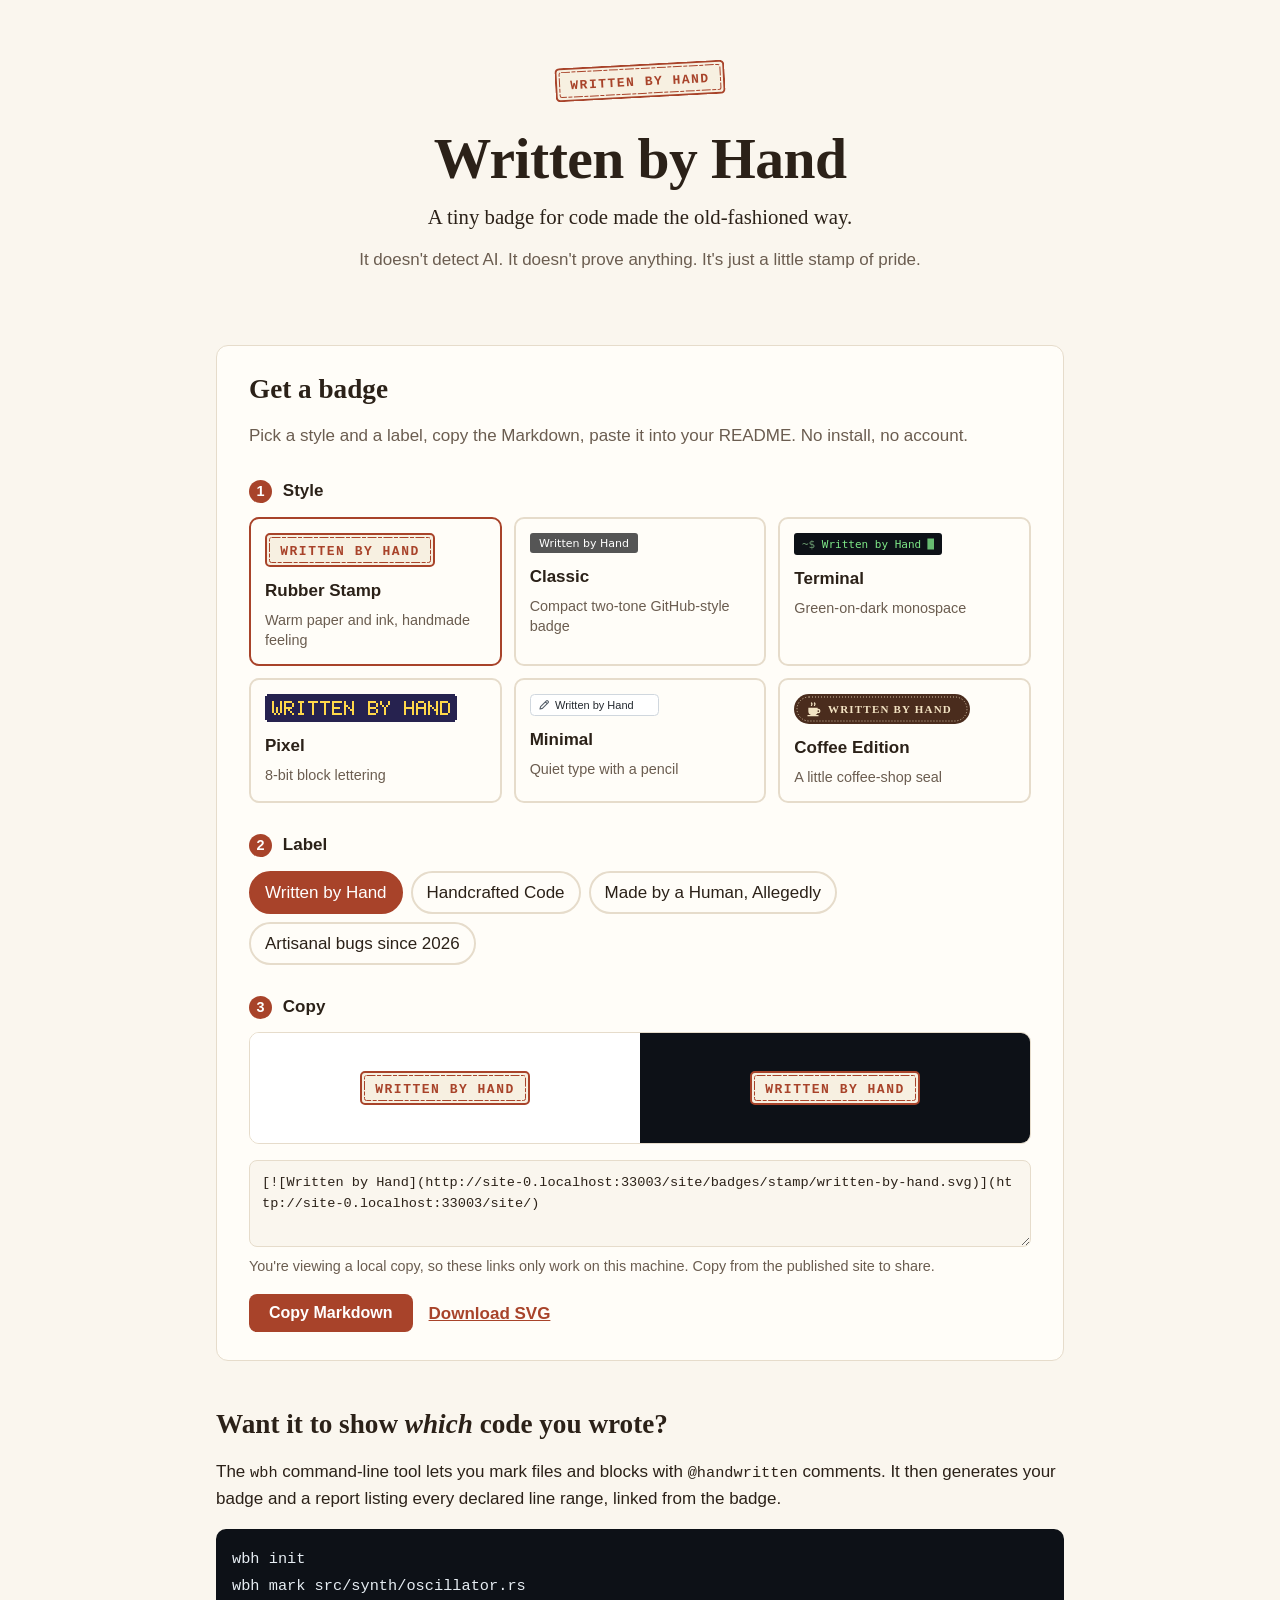
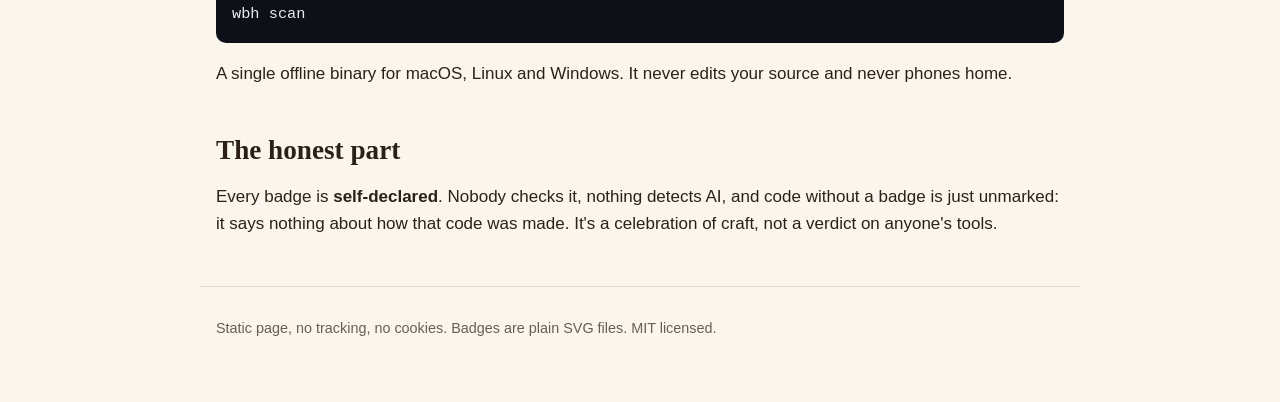
<file: site/index.html>
<!doctype html>
<html lang="en">
<head>
<meta charset="utf-8">
<meta name="viewport" content="width=device-width, initial-scale=1">
<title>Written by Hand: a tiny badge for handwritten code</title>
<meta name="description" content="A tiny, self-declared README badge for code made the old-fashioned way. Copy one in seconds. No AI detection, no verification, no sign-up.">
<meta name="color-scheme" content="light dark">
<link rel="icon" href="favicon.svg" type="image/svg+xml">
<meta property="og:title" content="Written by Hand">
<meta property="og:description" content="A tiny, self-declared README badge for code made the old-fashioned way.">
<meta property="og:url" content="https://isaaskin.github.io/written-by-hand/">
<meta property="og:image" content="https://isaaskin.github.io/written-by-hand/social-preview.png">
<meta property="og:image:width" content="1280">
<meta property="og:image:height" content="640">
<meta name="twitter:card" content="summary_large_image">
<link rel="stylesheet" href="styles.css">
</head>
<body>
<header class="hero">
  <img class="hero-stamp" src="badges/stamp/written-by-hand.svg" alt="" width="190" height="34">
  <h1>Written by Hand</h1>
  <p class="tagline">A tiny badge for code made the old-fashioned way.</p>
  <p class="fineprint">It doesn't detect AI. It doesn't prove anything. It's just a little stamp of pride.</p>
</header>

<main>
  <section class="picker" aria-labelledby="get">
    <h2 id="get">Get a badge</h2>
    <p class="lede">Pick a style and a label, copy the Markdown, paste it into your README. No install, no account.</p>

    <form id="picker" class="js-only" hidden>
      <fieldset>
        <legend><span class="step">1</span> Style</legend>
        <div id="styles" class="tiles"></div>
      </fieldset>

      <fieldset>
        <legend><span class="step">2</span> Label</legend>
        <div id="labels" class="chips"></div>
      </fieldset>

      <fieldset>
        <legend><span class="step">3</span> Copy</legend>
        <div class="stage" aria-label="Preview on light and dark READMEs">
          <div class="stage-light"><img id="preview-light" alt=""></div>
          <div class="stage-dark"><img id="preview-dark" alt=""></div>
        </div>
        <label class="sr-only" for="markdown">Markdown for your README</label>
        <textarea id="markdown" rows="3" readonly spellcheck="false"></textarea>
        <p id="local-note" class="note" hidden>You're viewing a local copy, so these links only work on this machine. Copy from the published site to share.</p>
        <div class="actions">
          <button type="button" id="copy" class="primary">Copy Markdown</button>
          <a id="download" class="secondary" download>Download SVG</a>
          <span id="status" role="status" aria-live="polite"></span>
        </div>
      </fieldset>
    </form>

    <noscript>
      <p>Right-click a badge, choose <em>Copy image address</em>, and add it to your README as <code>[![Written by Hand](IMAGE-ADDRESS)](THIS-PAGE-ADDRESS)</code>.</p>
      <p class="noscript-badges">
        <img src="badges/stamp/written-by-hand.svg" alt="Written by Hand, stamp style">
        <img src="badges/classic/written-by-hand.svg" alt="Written by Hand, classic style">
        <img src="badges/terminal/written-by-hand.svg" alt="Written by Hand, terminal style">
        <img src="badges/pixel/written-by-hand.svg" alt="Written by Hand, pixel style">
        <img src="badges/minimal/written-by-hand.svg" alt="Written by Hand, minimal style">
        <img src="badges/coffee/written-by-hand.svg" alt="Written by Hand, coffee style">
      </p>
    </noscript>
  </section>

  <section class="cli" aria-labelledby="cli">
    <h2 id="cli">Want it to show <em>which</em> code you wrote?</h2>
    <p>The <code>wbh</code> command-line tool lets you mark files and blocks with <code>@handwritten</code> comments. It then generates your badge and a report listing every declared line range, linked from the badge.</p>
<pre><code>wbh init
wbh mark src/synth/oscillator.rs
wbh scan</code></pre>
    <p>A single offline binary for macOS, Linux and Windows. It never edits your source and never phones home. <a id="repo-link" href="#" hidden>Get <code>wbh</code> on GitHub</a></p>
  </section>

  <section class="honest" aria-labelledby="honest">
    <h2 id="honest">The honest part</h2>
    <p>Every badge is <strong>self-declared</strong>. Nobody checks it, nothing detects AI, and code without a badge is just unmarked: it says nothing about how that code was made. It's a celebration of craft, not a verdict on anyone's tools.</p>
  </section>
</main>

<footer>
  <p>Static page, no tracking, no cookies. Badges are plain SVG files. MIT licensed.</p>
</footer>

<script src="badges.js"></script>
<script src="app.js"></script>
</body>
</html>
</file>
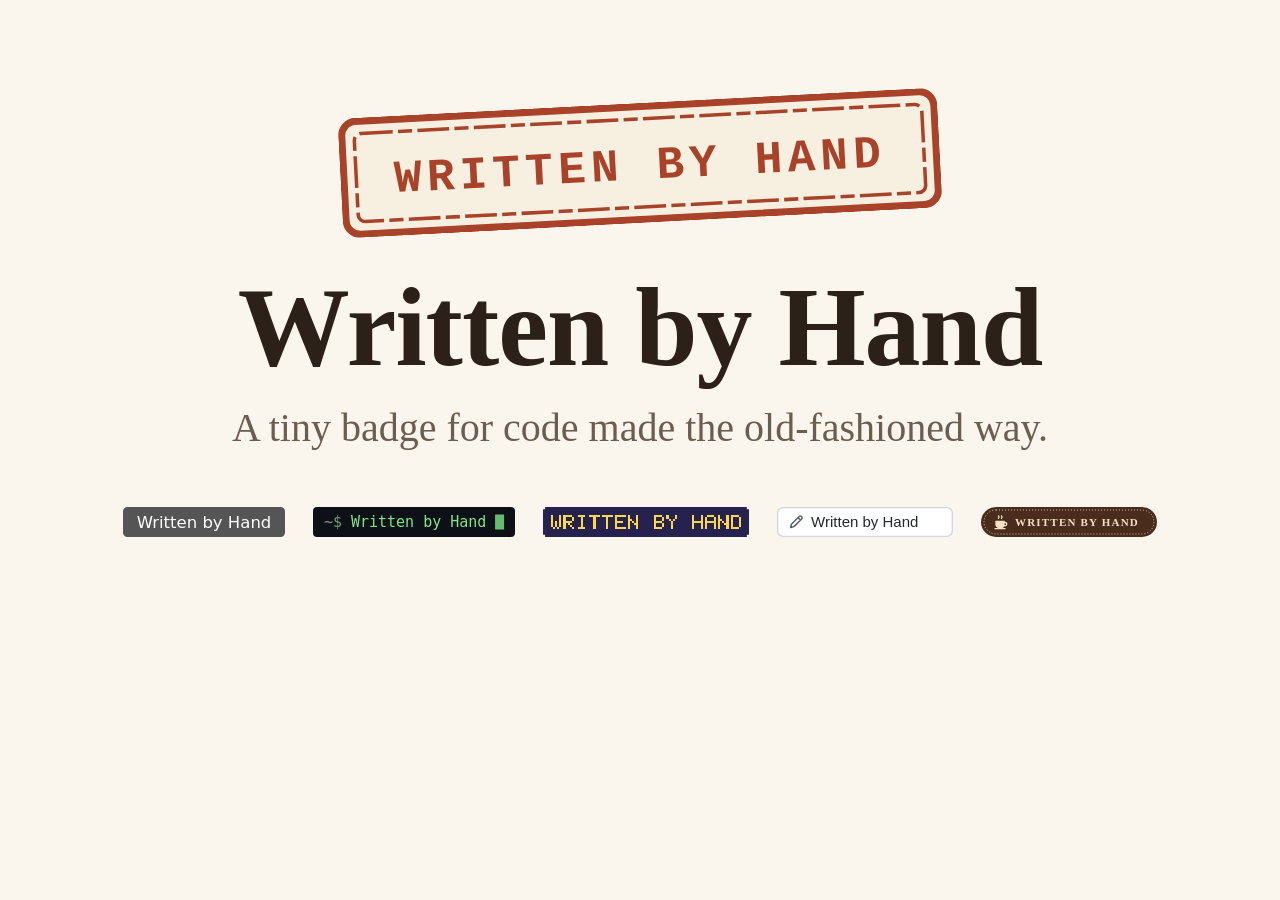
<file: docs/social-preview.html>
<!doctype html>
<!-- Source for site/social-preview.png (1280×640). Regenerate with:
     "/Applications/Google Chrome.app/Contents/MacOS/Google Chrome" --headless=new --hide-scrollbars \
       --window-size=1280,640 --screenshot=site/social-preview.png docs/social-preview.html -->
<html lang="en">
<head>
<meta charset="utf-8">
<style>
  html, body { margin: 0; width: 1280px; height: 640px; overflow: hidden; }
  body {
    background: #faf6ee;
    color: #2b2118;
    font-family: "Iowan Old Style", "Palatino Linotype", Palatino, Georgia, serif;
    display: grid;
    place-items: center;
  }
  .card { text-align: center; }
  .stamp { height: 120px; transform: rotate(-3deg); }
  h1 { font-size: 112px; font-weight: 600; margin: 36px 0 12px; letter-spacing: -1px; }
  p { font-size: 40px; margin: 0; color: #6b5d50; }
  .strip { display: flex; gap: 28px; justify-content: center; align-items: center; margin-top: 56px; }
  .strip img { height: 30px; }
</style>
</head>
<body>
  <div class="card">
    <img class="stamp" src="../site/badges/stamp/written-by-hand.svg" alt="">
    <h1>Written by Hand</h1>
    <p>A tiny badge for code made the old-fashioned way.</p>
    <div class="strip">
      <img src="../site/badges/classic/written-by-hand.svg" alt="">
      <img src="../site/badges/terminal/written-by-hand.svg" alt="">
      <img src="../site/badges/pixel/written-by-hand.svg" alt="">
      <img src="../site/badges/minimal/written-by-hand.svg" alt="">
      <img src="../site/badges/coffee/written-by-hand.svg" alt="">
    </div>
  </div>
</body>
</html>
</file>
<file: site/styles.css>
:root {
  --paper: #faf6ee;
  --card: #fffdf8;
  --ink: #2b2118;
  --muted: #6b5d50;
  --line: #e6dccb;
  --accent: #a8432a;
  --accent-ink: #fff;
  --focus: #1f6feb;
  --serif: "Iowan Old Style", "Palatino Linotype", Palatino, Georgia, serif;
  --sans: -apple-system, BlinkMacSystemFont, "Segoe UI", Helvetica, Arial, sans-serif;
  --mono: ui-monospace, SFMono-Regular, Menlo, Consolas, monospace;
}

@media (prefers-color-scheme: dark) {
  :root {
    --paper: #17130f;
    --card: #211b15;
    --ink: #f3e9da;
    --muted: #b6a796;
    --line: #3a3027;
    --accent: #e0876b;
    --accent-ink: #1b120c;
    --focus: #58a6ff;
  }
}

* { box-sizing: border-box; }

body {
  margin: 0;
  background: var(--paper);
  color: var(--ink);
  font: 17px/1.6 var(--sans);
}

.hero, main, footer {
  max-width: 880px;
  margin: 0 auto;
  padding: 0 16px;
}

.hero {
  padding-top: 64px;
  padding-bottom: 24px;
  text-align: center;
}

.hero-stamp {
  height: 34px;
  width: auto;
  transform: rotate(-3deg);
}

h1, h2 {
  font-family: var(--serif);
  font-weight: 600;
  line-height: 1.15;
}

h1 {
  font-size: clamp(2.4rem, 7vw, 3.6rem);
  margin: 20px 0 8px;
  letter-spacing: -0.01em;
}

h2 {
  font-size: 1.7rem;
  margin: 0 0 8px;
}

.tagline {
  font-family: var(--serif);
  font-size: 1.3rem;
  margin: 0;
}

.fineprint, .lede, .tile-blurb, footer, .note {
  color: var(--muted);
}

.fineprint { margin: 12px 0 0; }

section {
  margin: 48px 0;
}

.picker {
  background: var(--card);
  border: 1px solid var(--line);
  border-radius: 12px;
  padding: 28px clamp(16px, 4vw, 32px);
}

fieldset {
  border: 0;
  margin: 28px 0 0;
  padding: 0;
  min-width: 0;
}

legend {
  font-weight: 600;
  margin-bottom: 12px;
  padding: 0;
}

.step {
  display: inline-grid;
  place-items: center;
  width: 1.6em;
  height: 1.6em;
  margin-right: 6px;
  border-radius: 50%;
  background: var(--accent);
  color: var(--accent-ink);
  font-size: 0.85em;
}

/* Radio inputs stay in the accessibility tree; the card next to them shows state. */
.tile input, .chip input {
  position: absolute;
  opacity: 0;
  width: 1px;
  height: 1px;
}

.tiles {
  display: grid;
  grid-template-columns: repeat(auto-fill, minmax(240px, 1fr));
  gap: 12px;
}

.tile-body {
  display: flex;
  flex-direction: column;
  gap: 6px;
  height: 100%;
  padding: 14px;
  border: 2px solid var(--line);
  border-radius: 10px;
  cursor: pointer;
}

.tile-body img {
  display: block;
  max-width: 100%;
  height: auto;
  align-self: flex-start;
  margin-bottom: 4px;
}

.tile-name { font-weight: 600; }
.tile-blurb { font-size: 0.9rem; line-height: 1.4; }
.tile-blurb::first-letter { text-transform: uppercase; }

.chips {
  display: flex;
  flex-wrap: wrap;
  gap: 8px;
}

.chip-body {
  display: inline-block;
  padding: 6px 14px;
  border: 2px solid var(--line);
  border-radius: 999px;
  cursor: pointer;
}

.tile input:checked + .tile-body,
.chip input:checked + .chip-body {
  border-color: var(--accent);
}

.chip input:checked + .chip-body {
  background: var(--accent);
  color: var(--accent-ink);
}

.tile input:focus-visible + .tile-body,
.chip input:focus-visible + .chip-body,
button:focus-visible, a:focus-visible, textarea:focus-visible {
  outline: 3px solid var(--focus);
  outline-offset: 2px;
}

.stage {
  display: grid;
  grid-template-columns: 1fr 1fr;
  border: 1px solid var(--line);
  border-radius: 10px;
  overflow: hidden;
}

.stage > div {
  display: grid;
  place-items: center;
  min-height: 110px;
  padding: 20px;
}

.stage img {
  max-width: 100%;
  height: auto;
}

/* GitHub's own README backgrounds. */
.stage-light { background: #ffffff; }
.stage-dark { background: #0d1117; }

textarea {
  display: block;
  width: 100%;
  margin-top: 16px;
  padding: 12px;
  border: 1px solid var(--line);
  border-radius: 8px;
  background: var(--paper);
  color: var(--ink);
  font: 0.85rem/1.5 var(--mono);
  resize: vertical;
  word-break: break-all;
}

.note {
  font-size: 0.9rem;
  margin: 8px 0 0;
}

.actions {
  display: flex;
  flex-wrap: wrap;
  align-items: center;
  gap: 12px 16px;
  margin-top: 16px;
}

button.primary {
  padding: 10px 20px;
  border: 0;
  border-radius: 8px;
  background: var(--accent);
  color: var(--accent-ink);
  font: 600 1rem var(--sans);
  cursor: pointer;
}

button.primary:hover { filter: brightness(1.08); }

a { color: var(--accent); }
a.secondary { font-weight: 600; }

#status { font-weight: 600; }

code {
  font-family: var(--mono);
  font-size: 0.9em;
}

pre {
  overflow-x: auto;
  padding: 16px;
  border-radius: 10px;
  background: #0d1117;
  color: #e6edf3;
}

.noscript-badges {
  display: flex;
  flex-wrap: wrap;
  gap: 12px;
}

footer {
  padding-top: 16px;
  padding-bottom: 48px;
  border-top: 1px solid var(--line);
  font-size: 0.9rem;
}

.sr-only {
  position: absolute;
  width: 1px;
  height: 1px;
  overflow: hidden;
  clip: rect(0 0 0 0);
  white-space: nowrap;
}

@media (max-width: 560px) {
  .stage { grid-template-columns: 1fr; }
  .hero { padding-top: 40px; }
}
</file>
